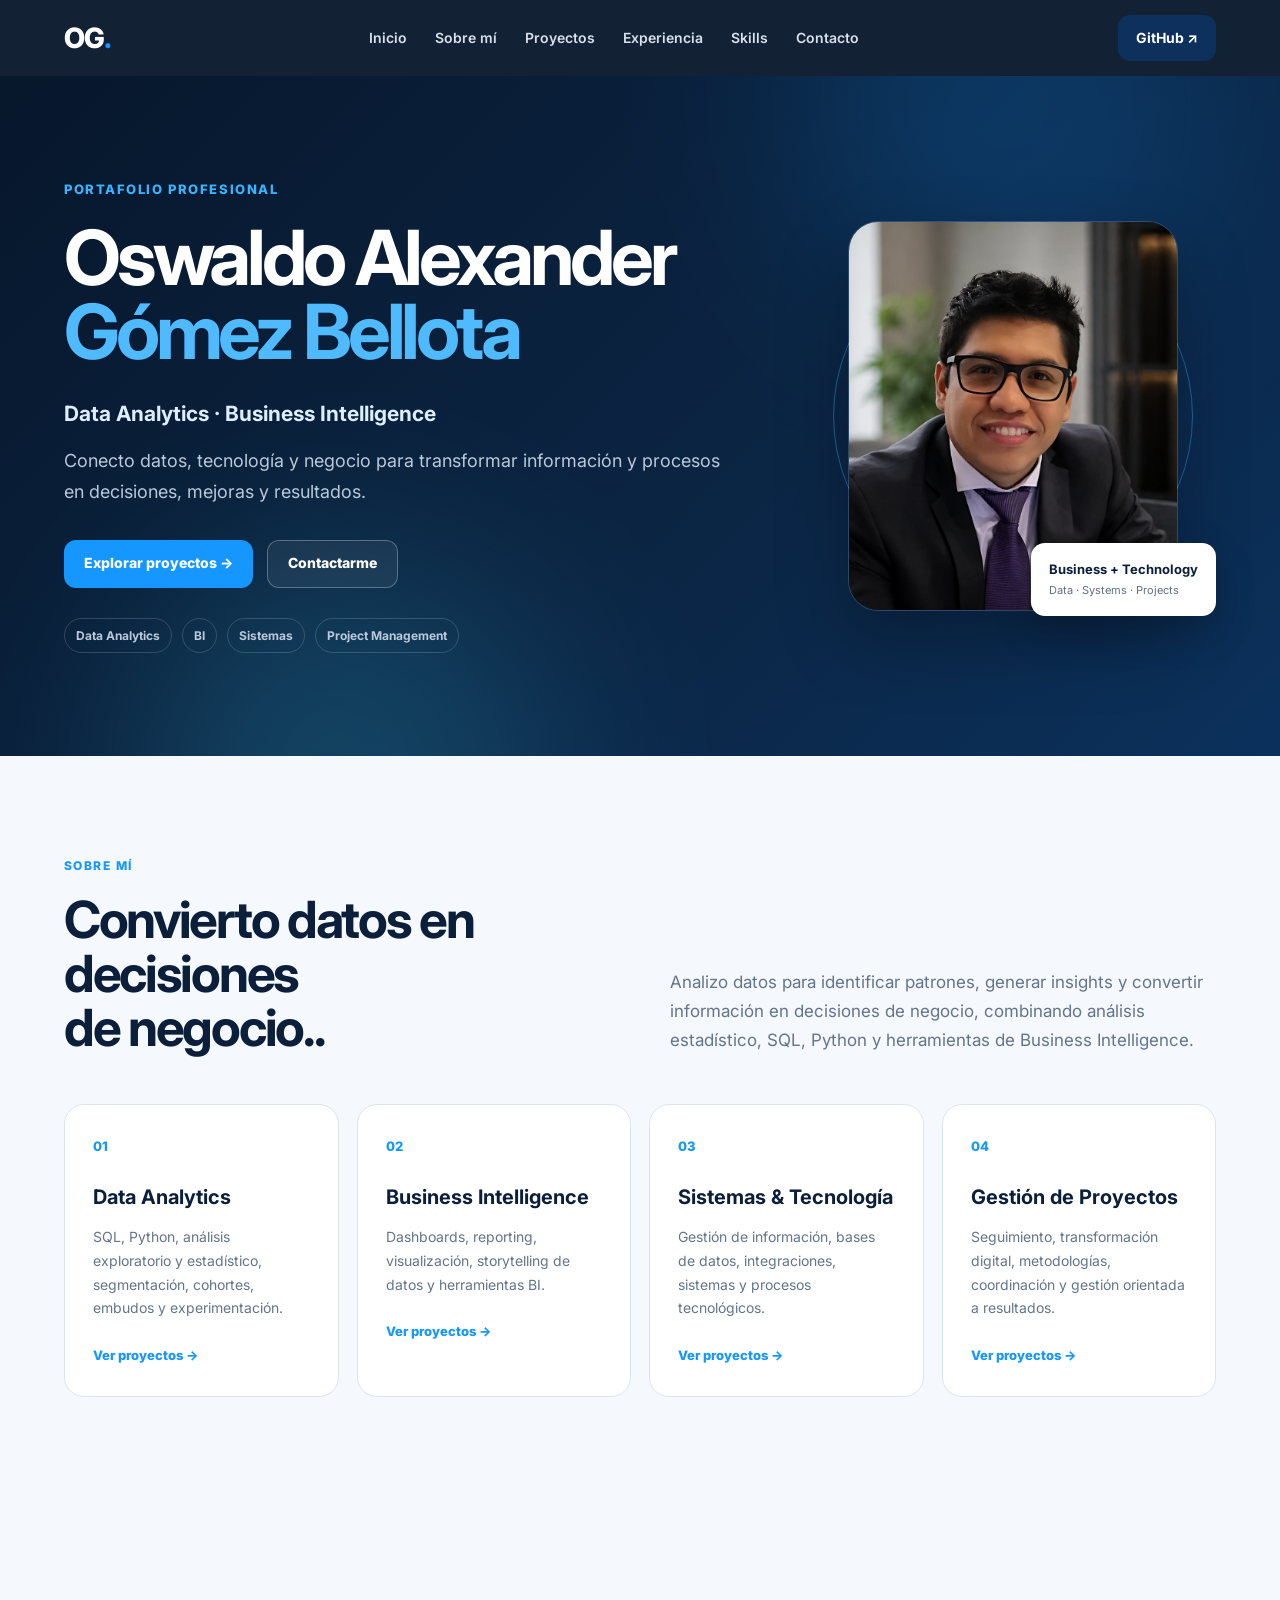
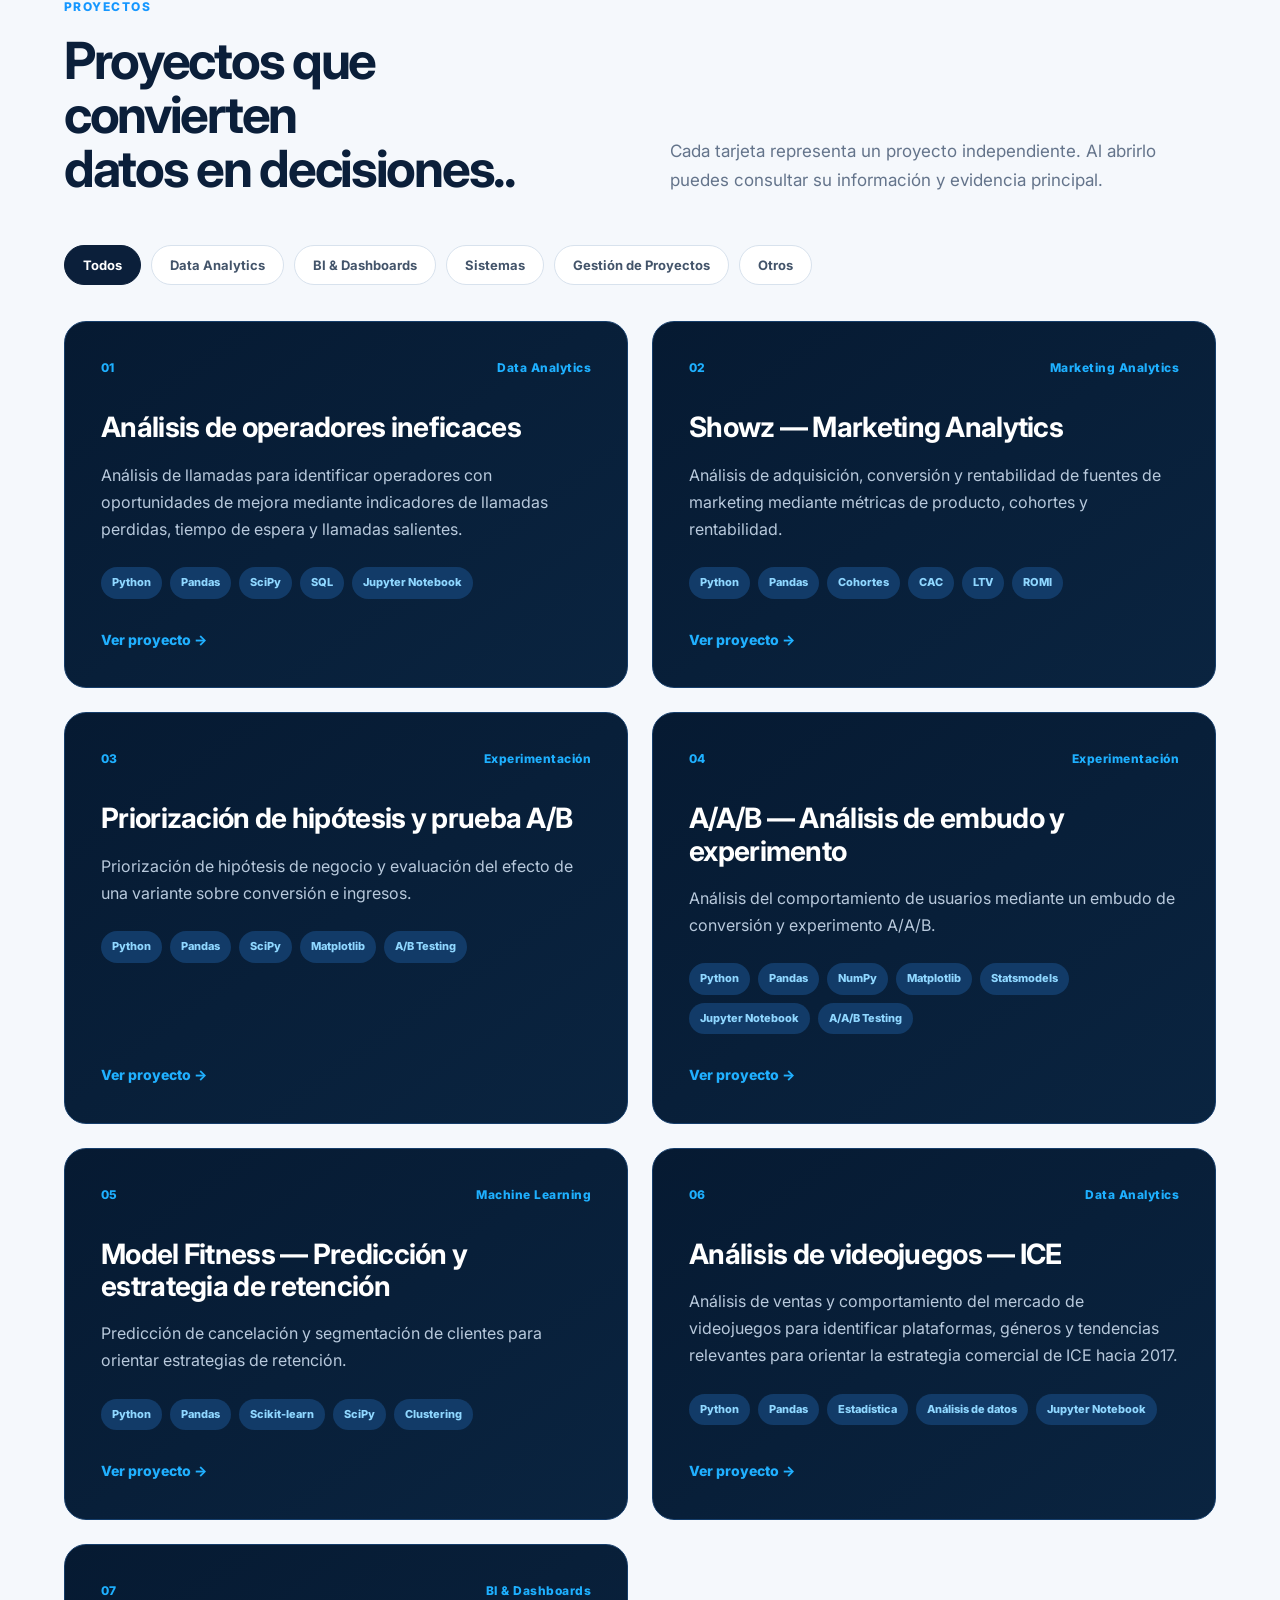
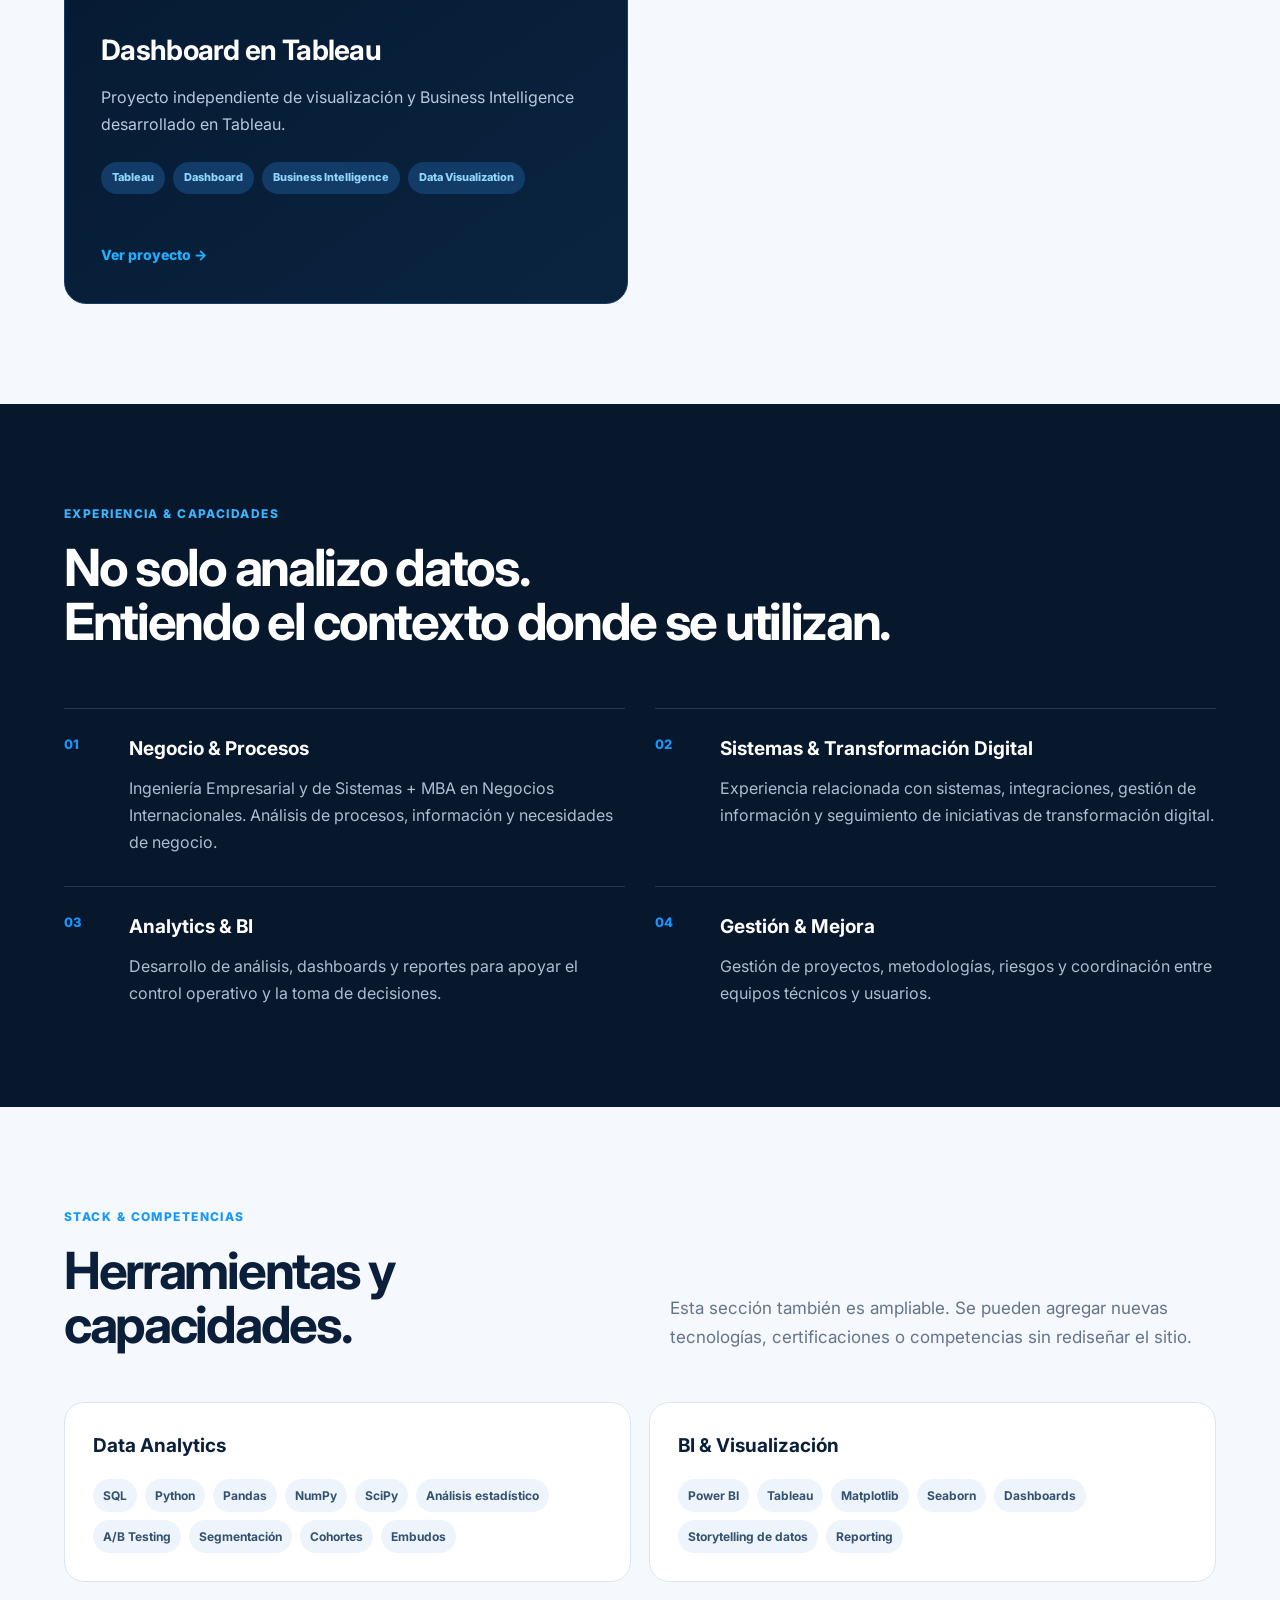
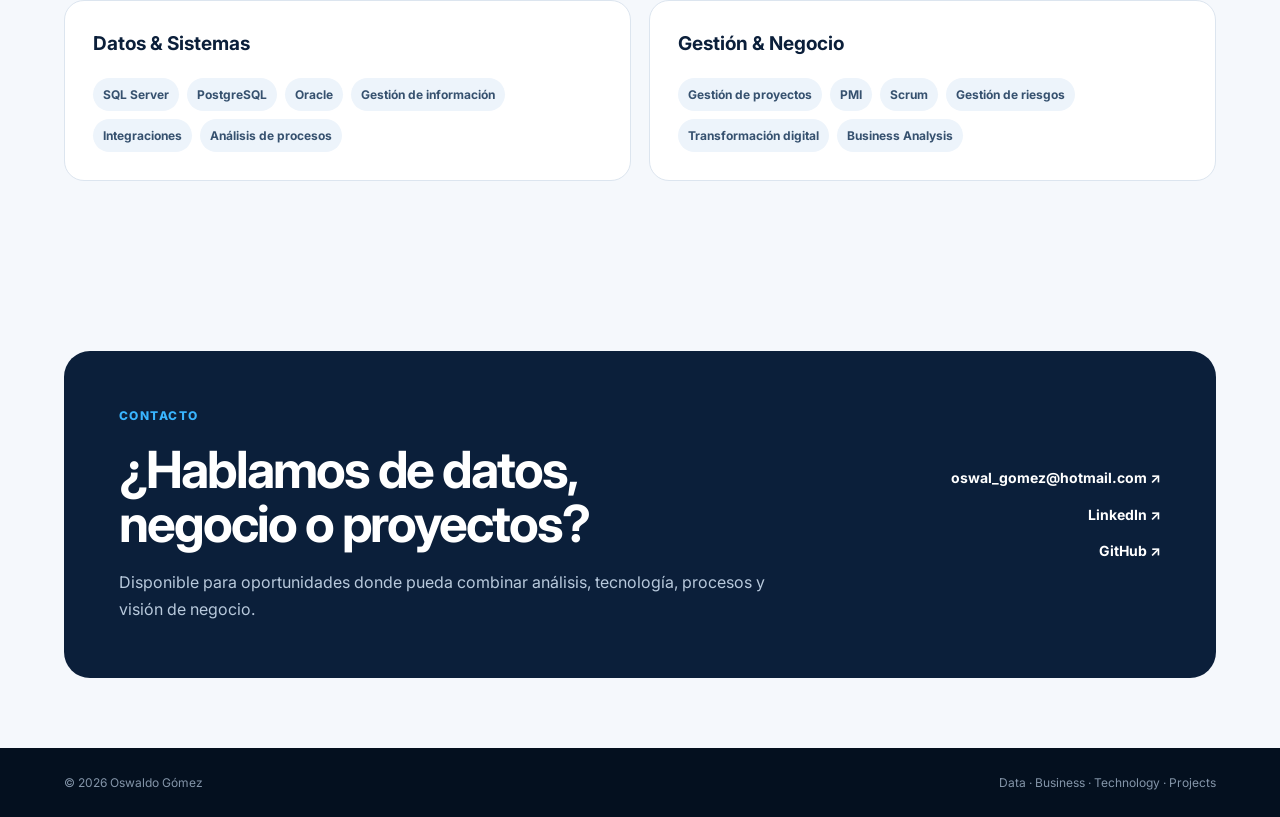
<file: index.html>
<!DOCTYPE html>
<html lang="es">

<head>

  <meta charset="UTF-8">

  <meta
    name="viewport"
    content="width=device-width, initial-scale=1.0"
  >

  <meta
    name="description"
    content="Portafolio profesional de Oswaldo Alexander Gómez Bellota. Data Analytics, Business Intelligence, Sistemas, Gestión de Proyectos y Transformación Digital."
  >

  <title>
    Oswaldo Gómez | Portafolio Profesional
  </title>


  <link
    rel="preconnect"
    href="https://fonts.googleapis.com"
  >

  <link
    rel="preconnect"
    href="https://fonts.gstatic.com"
    crossorigin
  >

  <link
    href="https://fonts.googleapis.com/css2?family=Inter:wght@400;500;600;700;800&display=swap"
    rel="stylesheet"
  >

  <link
    rel="stylesheet"
    href="style.css"
  >

</head>


<body>


<header class="navbar">

  <a
    class="brand"
    href="#inicio"
  >
    OG<span>.</span>
  </a>


  <nav>

    <a href="#inicio">
      Inicio
    </a>

    <a href="#sobre-mi">
      Sobre mí
    </a>

    <a href="#proyectos">
      Proyectos
    </a>

    <a href="#experiencia">
      Experiencia
    </a>

    <a href="#skills">
      Skills
    </a>

    <a href="#contacto">
      Contacto
    </a>

  </nav>


  <a
    class="nav-github"
    id="githubNav"
    href="#"
    target="_blank"
    rel="noopener"
  >
    GitHub ↗
  </a>

</header>


<main>


<!-- ==================================================
     INICIO
=================================================== -->

<section
  id="inicio"
  class="hero"
>

  <div class="hero-glow glow-one"></div>
  <div class="hero-glow glow-two"></div>


  <div class="hero-content">


    <div class="hero-copy">

      <p class="eyebrow">
        PORTAFOLIO PROFESIONAL
      </p>


      <h1>
        Oswaldo Alexander<br>
        <span>Gómez Bellota</span>
      </h1>


      <p class="role">
        Data Analytics · Business Intelligence
      </p>


      <p class="hero-text">
        Conecto datos, tecnología y negocio para transformar
        información y procesos en decisiones, mejoras y resultados.
      </p>


      <div class="hero-actions">

        <a
          class="btn btn-primary"
          href="#proyectos"
        >
          Explorar proyectos →
        </a>


        <a
          class="btn btn-light"
          href="#contacto"
        >
          Contactarme
        </a>

      </div>


      <div class="hero-meta">

        <span>
          Data Analytics
        </span>

        <span>
          BI
        </span>

        <span>
          Sistemas
        </span>

        <span>
          Project Management
        </span>

      </div>

    </div>


    <div class="photo-wrap">

      <div class="photo-ring"></div>


      <img
        src="assets/portada.png"
        alt="Oswaldo Alexander Gómez Bellota"
        class="profile-photo"
      >


      <div class="photo-badge">

        <strong>
          Business + Technology
        </strong>

        <span>
          Data · Systems · Projects
        </span>

      </div>

    </div>

  </div>

</section>



<!-- ==================================================
     SOBRE MÍ
=================================================== -->

<section
  id="sobre-mi"
  class="light-section"
>

  <div class="section-label">
    SOBRE MÍ
  </div>


  <div class="section-heading">

    <h2>
      Convierto datos en decisiones<br>
      de negocio..
    </h2>


    <p>
     Analizo datos para identificar patrones, generar insights y convertir información en 
      decisiones de negocio, combinando análisis estadístico, SQL, Python y herramientas de Business Intelligence.      
    </p>

  </div>


  <div class="domain-grid">


    <article class="domain-card">

      <span>
        01
      </span>

      <h3>
        Data Analytics
      </h3>

      <p>
        SQL, Python, análisis exploratorio y estadístico,
        segmentación, cohortes, embudos y experimentación.
      </p>

      <a
        href="#proyectos"
        data-filter-link="data"
      >
        Ver proyectos →
      </a>

    </article>


    <article class="domain-card">

      <span>
        02
      </span>

      <h3>
        Business Intelligence
      </h3>

      <p>
        Dashboards, reporting, visualización,
        storytelling de datos y herramientas BI.
      </p>

      <a
        href="#proyectos"
        data-filter-link="bi"
      >
        Ver proyectos →
      </a>

    </article>


    <article class="domain-card">

      <span>
        03
      </span>

      <h3>
        Sistemas & Tecnología
      </h3>

      <p>
        Gestión de información, bases de datos,
        integraciones, sistemas y procesos tecnológicos.
      </p>

      <a
        href="#proyectos"
        data-filter-link="systems"
      >
        Ver proyectos →
      </a>

    </article>


    <article class="domain-card">

      <span>
        04
      </span>

      <h3>
        Gestión de Proyectos
      </h3>

      <p>
        Seguimiento, transformación digital,
        metodologías, coordinación y gestión orientada a resultados.
      </p>

      <a
        href="#proyectos"
        data-filter-link="projects"
      >
        Ver proyectos →
      </a>

    </article>

  </div>

</section>



<!-- ==================================================
     PROYECTOS
=================================================== -->

<section
  id="proyectos"
  class="light-section projects"
>

  <div class="section-label">
    PROYECTOS
  </div>


  <div class="section-heading">

    <h2>
      Proyectos que convierten<br>
      datos en decisiones..
    </h2>


    <p>
      Cada tarjeta representa un proyecto independiente.
      Al abrirlo puedes consultar su información y evidencia principal.
    </p>

  </div>


  <div
    class="filters"
    id="filters"
  >

    <button
      class="filter active"
      data-filter="all"
      type="button"
    >
      Todos
    </button>


    <button
      class="filter"
      data-filter="data"
      type="button"
    >
      Data Analytics
    </button>


    <button
      class="filter"
      data-filter="bi"
      type="button"
    >
      BI & Dashboards
    </button>


    <button
      class="filter"
      data-filter="systems"
      type="button"
    >
      Sistemas
    </button>


    <button
      class="filter"
      data-filter="projects"
      type="button"
    >
      Gestión de Proyectos
    </button>


    <button
      class="filter"
      data-filter="other"
      type="button"
    >
      Otros
    </button>

  </div>


  <div
    class="project-grid"
    id="projectGrid"
  ></div>

</section>



<!-- ==================================================
     DETALLE DE PROYECTO
=================================================== -->

<section
  id="project-detail"
  class="light-section project-detail"
  hidden
>

  <div class="project-detail-inner">


    <button
      id="backToProjects"
      class="project-back"
      type="button"
    >
      ← Volver a proyectos
    </button>


    <div class="section-label">
      PROYECTO
    </div>


    <div class="project-detail-layout">


      <!-- ==========================================
           IZQUIERDA
      =========================================== -->

      <div class="project-detail-info">


        <div class="project-detail-heading">

          <span
            id="projectDetailCategory"
            class="project-detail-category"
          ></span>


          <h2
            id="projectDetailTitle"
          ></h2>


          <p
            id="projectDetailDescription"
          ></p>

        </div>


        <div class="project-detail-block">

          <h3>
            Objetivo
          </h3>

          <p
            id="projectDetailObjective"
          ></p>

        </div>


        <div class="project-detail-block">

          <h3>
            Resultados
          </h3>

          <div
            id="projectDetailResults"
          ></div>

        </div>


        <div class="project-detail-block">

          <h3>
            Herramientas
          </h3>

          <div
            id="projectDetailTags"
            class="tags"
          ></div>

        </div>

      </div>



      <!-- ==========================================
           DERECHA
      =========================================== -->

      <div class="project-detail-evidence">


        <div class="evidence-header">

          <div>

            <span class="evidence-label">
              EVIDENCIA PRINCIPAL
            </span>


            <h3
              id="projectDetailEvidenceTitle"
            >
              Jupyter Notebook
            </h3>

          </div>


          <span
            id="projectDetailEvidenceType"
            class="evidence-type"
          >
            .ipynb
          </span>

        </div>


        <div
          id="projectDetailPreview"
          class="project-preview"
        ></div>


        <div
          id="projectDetailLinks"
          class="project-detail-links"
        ></div>

      </div>

    </div>

  </div>

</section>



<!-- ==================================================
     EXPERIENCIA
=================================================== -->

<section
  id="experiencia"
  class="dark-section"
>

  <div class="section-label blue-label">
    EXPERIENCIA & CAPACIDADES
  </div>


  <h2>
    No solo analizo datos.<br>
    Entiendo el contexto donde se utilizan.
  </h2>


  <div class="timeline">


    <div class="timeline-item">

      <span>
        01
      </span>

      <div>

        <h3>
          Negocio & Procesos
        </h3>

        <p>
          Ingeniería Empresarial y de Sistemas + MBA en Negocios Internacionales.
          Análisis de procesos, información y necesidades de negocio.
        </p>

      </div>

    </div>


    <div class="timeline-item">

      <span>
        02
      </span>

      <div>

        <h3>
          Sistemas & Transformación Digital
        </h3>

        <p>
          Experiencia relacionada con sistemas, integraciones,
          gestión de información y seguimiento de iniciativas
          de transformación digital.
        </p>

      </div>

    </div>


    <div class="timeline-item">

      <span>
        03
      </span>

      <div>

        <h3>
          Analytics & BI
        </h3>

        <p>
          Desarrollo de análisis, dashboards y reportes para apoyar
          el control operativo y la toma de decisiones.
        </p>

      </div>

    </div>


    <div class="timeline-item">

      <span>
        04
      </span>

      <div>

        <h3>
          Gestión & Mejora
        </h3>

        <p>
          Gestión de proyectos, metodologías, riesgos y coordinación
          entre equipos técnicos y usuarios.
        </p>

      </div>

    </div>

  </div>

</section>



<!-- ==================================================
     SKILLS
=================================================== -->

<section
  id="skills"
  class="light-section"
>

  <div class="section-label">
    STACK & COMPETENCIAS
  </div>


  <div class="section-heading">

    <h2>
      Herramientas y<br>
      capacidades.
    </h2>


    <p>
      Esta sección también es ampliable.
      Se pueden agregar nuevas tecnologías, certificaciones o competencias
      sin rediseñar el sitio.
    </p>

  </div>


  <div
    class="skill-groups"
    id="skillGroups"
  ></div>

</section>



<!-- ==================================================
     CONTACTO
=================================================== -->

<section
  id="contacto"
  class="contact light-section"
>

  <div class="contact-box">


    <div>

      <div class="section-label">
        CONTACTO
      </div>


      <h2>
        ¿Hablamos de datos,<br>
        negocio o proyectos?
      </h2>


      <p>
        Disponible para oportunidades donde pueda combinar análisis,
        tecnología, procesos y visión de negocio.
      </p>

    </div>


    <div
      class="contact-links"
      id="contactLinks"
    ></div>

  </div>

</section>

</main>



<footer>

  <span>
    © 2026 Oswaldo Gómez
  </span>

  <span>
    Data · Business · Technology · Projects
  </span>

</footer>



<script src="data.js"></script>
<script src="script.js"></script>

</body>

</html>
</file>
<file: style.css>
/* ==================================================
   BASE
=================================================== */

* {
  box-sizing: border-box;
}


html {
  scroll-behavior: smooth;
}


body {
  margin: 0;

  font-family: "Inter", sans-serif;

  background: #f5f8fc;

  color: #0b1f3a;

  line-height: 1.6;
}


a {
  color: inherit;
}


button,
input,
textarea,
select {
  font-family: inherit;
}


[hidden] {
  display: none !important;
}



/* ==================================================
   NAVBAR
=================================================== */

.navbar {
  position: sticky;

  top: 0;

  z-index: 100;

  display: flex;

  align-items: center;

  justify-content: space-between;

  gap: 30px;

  min-height: 76px;

  padding: 0 5%;

  background: rgba(10, 24, 44, 0.96);

  backdrop-filter: blur(12px);

  color: white;
}


.brand {
  font-size: 28px;

  font-weight: 800;

  text-decoration: none;

  letter-spacing: -0.04em;
}


.brand span {
  color: #1597ff;
}


.navbar nav {
  display: flex;

  align-items: center;

  gap: 28px;
}


.navbar nav a {
  color: #d7e0ec;

  text-decoration: none;

  font-size: 14px;

  font-weight: 600;

  transition: color 0.2s ease;
}


.navbar nav a:hover {
  color: #ffffff;
}


.nav-github {
  padding: 12px 18px;

  border-radius: 12px;

  background: #0d315c;

  color: white;

  text-decoration: none;

  font-size: 14px;

  font-weight: 700;
}


.nav-github:hover {
  background: #1597ff;
}



/* ==================================================
   HERO
=================================================== */

.hero {
  position: relative;

  overflow: hidden;

  min-height: 680px;

  display: flex;

  align-items: center;

  padding: 90px 5%;

  background:
    linear-gradient(
      135deg,
      #07172c 0%,
      #0b2442 55%,
      #0b315c 100%
    );

  color: white;
}


.hero-glow {
  position: absolute;

  width: 420px;

  height: 420px;

  border-radius: 50%;

  filter: blur(100px);

  opacity: 0.18;

  pointer-events: none;
}


.glow-one {
  top: -180px;

  right: 5%;

  background: #1597ff;
}


.glow-two {
  bottom: -220px;

  left: 10%;

  background: #3dd6ff;
}


.hero-content {
  position: relative;

  z-index: 1;

  width: min(1200px, 100%);

  margin: 0 auto;

  display: grid;

  grid-template-columns: 1.25fr 0.75fr;

  align-items: center;

  gap: 70px;
}


.eyebrow {
  margin: 0 0 20px;

  color: #39b5ff;

  font-size: 13px;

  font-weight: 800;

  letter-spacing: 0.12em;
}


.hero h1 {
  margin: 0;

  font-size: clamp(42px, 6vw, 76px);

  line-height: 0.98;

  letter-spacing: -0.055em;
}


.hero h1 span {
  color: #50baff;
}


.role {
  margin: 28px 0 16px;

  font-size: 21px;

  font-weight: 700;

  color: #dceeff;
}


.hero-text {
  max-width: 680px;

  margin: 0;

  color: #b9c9db;

  font-size: 18px;

  line-height: 1.7;
}


.hero-actions {
  display: flex;

  flex-wrap: wrap;

  gap: 14px;

  margin-top: 32px;
}


.btn {
  display: inline-flex;

  align-items: center;

  justify-content: center;

  min-height: 48px;

  padding: 0 20px;

  border-radius: 12px;

  text-decoration: none;

  font-size: 14px;

  font-weight: 800;
}


.btn-primary {
  background: #1597ff;

  color: white;
}


.btn-primary:hover {
  background: #087ed9;
}


.btn-light {
  border: 1px solid rgba(255,255,255,0.28);

  color: white;

  background: rgba(255,255,255,0.06);
}


.btn-light:hover {
  background: rgba(255,255,255,0.12);
}


.hero-meta {
  display: flex;

  flex-wrap: wrap;

  gap: 10px;

  margin-top: 30px;
}


.hero-meta span {
  padding: 7px 11px;

  border: 1px solid rgba(255,255,255,0.16);

  border-radius: 999px;

  color: #b9c9db;

  font-size: 12px;

  font-weight: 700;
}



/* ==================================================
   FOTO
=================================================== */

.photo-wrap {
  position: relative;

  display: flex;

  justify-content: center;

  align-items: center;

  min-height: 440px;
}


.photo-ring {
  position: absolute;

  width: 360px;

  height: 360px;

  border-radius: 50%;

  border: 1px solid rgba(80,186,255,0.4);
}


.profile-photo {
  position: relative;

  z-index: 2;

  width: min(330px, 80vw);

  height: 390px;

  object-fit: cover;

  border-radius: 30px;

  border: 1px solid rgba(255,255,255,0.15);

  box-shadow: 0 30px 70px rgba(0,0,0,0.28);
}


.photo-badge {
  position: absolute;

  z-index: 3;

  right: 0;

  bottom: 20px;

  display: flex;

  flex-direction: column;

  gap: 3px;

  padding: 16px 18px;

  border-radius: 14px;

  background: #ffffff;

  color: #0b1f3a;

  box-shadow: 0 15px 40px rgba(0,0,0,0.2);
}


.photo-badge strong {
  font-size: 13px;
}


.photo-badge span {
  font-size: 11px;

  color: #607086;
}



/* ==================================================
   SECCIONES
=================================================== */

.light-section {
  padding: 100px 5%;
}


.light-section > * {
  max-width: 1200px;

  margin-left: auto;

  margin-right: auto;
}


.section-label {
  margin-bottom: 18px;

  color: #1597ff;

  font-size: 12px;

  font-weight: 800;

  letter-spacing: 0.12em;
}


.section-heading {
  display: grid;

  grid-template-columns: 1fr 1fr;

  gap: 60px;

  margin-bottom: 50px;
}


.section-heading h2 {
  margin: 0;

  font-size: clamp(34px, 4vw, 52px);

  line-height: 1.05;

  letter-spacing: -0.045em;
}


.section-heading p {
  margin: 0;

  align-self: end;

  color: #64748b;

  font-size: 17px;

  line-height: 1.7;
}



/* ==================================================
   SOBRE MÍ
=================================================== */

.domain-grid {
  display: grid;

  grid-template-columns:
    repeat(4, 1fr);

  gap: 18px;
}


.domain-card {
  padding: 28px;

  border: 1px solid #dce5ef;

  border-radius: 20px;

  background: white;
}


.domain-card > span {
  color: #1597ff;

  font-size: 13px;

  font-weight: 800;
}


.domain-card h3 {
  margin: 22px 0 12px;

  font-size: 20px;
}


.domain-card p {
  margin: 0 0 22px;

  color: #64748b;

  font-size: 14px;

  line-height: 1.7;
}


.domain-card a {
  color: #1597ff;

  text-decoration: none;

  font-size: 13px;

  font-weight: 800;
}



/* ==================================================
   PROYECTOS
=================================================== */

.projects {
  background: #f5f8fc;
}


.filters {
  display: flex;

  flex-wrap: wrap;

  gap: 10px;

  margin-bottom: 36px;
}


.filter {
  padding: 11px 18px;

  border: 1px solid #d8e2ed;

  border-radius: 999px;

  background: white;

  color: #43546a;

  cursor: pointer;

  font-size: 13px;

  font-weight: 700;
}


.filter.active,
.filter:hover {
  background: #0b1f3a;

  color: white;

  border-color: #0b1f3a;
}


.project-grid {
  display: grid;

  width: 100%;

  grid-template-columns:
    repeat(2, minmax(0, 1fr));

  gap: 24px;
}


.project-card {
  min-height: 360px;

  display: flex;

  flex-direction: column;

  padding: 36px;

  border: 1px solid #153d6a;

  border-radius: 22px;

  background:
    linear-gradient(
      145deg,
      #061a32,
      #0a2440
    );

  color: white;
}


.project-card:hover {
  transform: translateY(-3px);

  transition: transform 0.2s ease;
}


.project-top {
  display: flex;

  justify-content: space-between;

  gap: 20px;

  margin-bottom: 34px;

  color: #1eb0ff;

  font-size: 12px;

  font-weight: 800;

  letter-spacing: 0.04em;
}


.project-card h3 {
  margin: 0 0 18px;

  font-size: 28px;

  line-height: 1.15;

  letter-spacing: -0.025em;
}


.project-card p {
  margin: 0;

  color: #b8c9dc;

  font-size: 16px;

  line-height: 1.7;
}


.tags {
  display: flex;

  flex-wrap: wrap;

  gap: 8px;
}


.project-card .tags {
  margin-top: 24px;
}


.tags span {
  display: inline-flex;

  padding: 7px 11px;

  border-radius: 999px;

  background: #123b68;

  color: #8fd7ff;

  font-size: 11px;

  font-weight: 800;
}


.project-link {
  display: inline-block;

  margin-top: auto;

  padding-top: 30px;

  color: #20b0ff;

  text-decoration: none;

  font-size: 14px;

  font-weight: 800;
}


.project-link:hover {
  color: white;
}



/* ==================================================
   DETALLE
=================================================== */

.project-detail {
  padding-top: 80px;

  padding-bottom: 110px;

  background: #f5f8fc;
}


.project-detail-inner {
  width: min(1200px, 100%);

  margin: 0 auto;
}


.project-back {
  margin: 0 0 38px;

  padding: 0;

  border: none;

  background: transparent;

  color: #1597ff;

  cursor: pointer;

  font-size: 14px;

  font-weight: 800;
}


.project-back:hover {
  color: #087ed9;
}


.project-detail-layout {
  display: grid;

  grid-template-columns:
    0.55fr
    1fr;

  gap: 45px;

  margin-top: 35px;

  align-items: start;
}


.project-detail-info {
  min-width: 0;
}


.project-detail-heading {
  margin-bottom: 45px;
}


.project-detail-category {
  display: inline-block;

  margin-bottom: 15px;

  color: #1597ff;

  font-size: 12px;

  font-weight: 800;

  letter-spacing: 0.1em;

  text-transform: uppercase;
}


.project-detail-heading h2 {
  margin: 0 0 20px;

  font-size: clamp(34px, 4vw, 54px);

  line-height: 1.04;

  letter-spacing: -0.045em;
}


.project-detail-heading p {
  margin: 0;

  color: #64748b;

  font-size: 17px;

  line-height: 1.7;
}


.project-detail-block {
  margin-top: 34px;
}


.project-detail-block h3 {
  margin: 0 0 14px;

  font-size: 18px;
}


.project-detail-block p {
  margin: 0;

  color: #64748b;

  line-height: 1.75;
}


.project-detail-block ul {
  margin: 0;

  padding-left: 20px;

  color: #64748b;

  line-height: 1.75;
}


.project-detail-block li {
  margin-bottom: 8px;
}


.project-detail-info .tags {
  margin-top: 0;
}


.project-detail-info .tags span {
  background: #e7f3ff;

  color: #087ed9;
}



/* ==================================================
   EVIDENCIA
=================================================== */

.project-detail-evidence {
  min-width: 0;

  overflow: hidden;

  border: 1px solid #d8e2ed;

  border-radius: 22px;

  background: white;
}


.evidence-header {
  display: flex;

  justify-content: space-between;

  align-items: center;

  gap: 20px;

  padding: 23px 25px;

  border-bottom: 1px solid #d8e2ed;

  background: #f8fafc;
}


.evidence-label {
  display: block;

  margin-bottom: 5px;

  color: #1597ff;

  font-size: 10px;

  font-weight: 800;

  letter-spacing: 0.12em;
}


.evidence-header h3 {
  margin: 0;

  font-size: 20px;
}


.evidence-type {
  flex-shrink: 0;

  padding: 7px 10px;

  border-radius: 8px;

  background: #e8f3ff;

  color: #087ed9;

  font-size: 11px;

  font-weight: 800;
}


.project-preview {
  min-height: 500px;

  background: #f1f5f9;
}


.project-preview iframe {
  display: block;

  width: 100%;

  height: 560px;

  border: 0;
}


.project-preview-placeholder {
  min-height: 500px;

  display: flex;

  flex-direction: column;

  align-items: center;

  justify-content: center;

  padding: 40px;

  text-align: center;
}


.preview-icon {
  display: flex;

  align-items: center;

  justify-content: center;

  width: 90px;

  height: 90px;

  margin-bottom: 22px;

  border-radius: 20px;

  background: #0b1f3a;

  color: white;

  font-size: 14px;

  font-weight: 800;
}


.project-preview-placeholder h4 {
  margin: 0 0 10px;

  font-size: 20px;
}


.project-preview-placeholder p {
  max-width: 340px;

  margin: 0;

  color: #64748b;

  line-height: 1.6;
}


.project-detail-links {
  display: flex;

  flex-wrap: wrap;

  gap: 10px;

  padding: 20px 25px;
}


.project-detail-link {
  display: inline-flex;

  align-items: center;

  justify-content: center;

  min-height: 42px;

  padding: 0 15px;

  border-radius: 10px;

  background: #0b1f3a;

  color: white;

  text-decoration: none;

  font-size: 13px;

  font-weight: 800;
}


.project-detail-link:hover {
  background: #1597ff;
}



/* ==================================================
   EXPERIENCIA
=================================================== */

.dark-section {
  padding: 100px 5%;

  background: #07172c;

  color: white;
}


.dark-section > * {
  max-width: 1200px;

  margin-left: auto;

  margin-right: auto;
}


.blue-label {
  color: #39b5ff;
}


.dark-section > h2 {
  margin-top: 0;

  font-size: clamp(34px, 4vw, 54px);

  line-height: 1.05;

  letter-spacing: -0.045em;
}


.timeline {
  margin-top: 60px;

  display: grid;

  grid-template-columns:
    repeat(2, 1fr);

  gap: 30px;
}


.timeline-item {
  display: grid;

  grid-template-columns: 45px 1fr;

  gap: 20px;

  padding-top: 25px;

  border-top: 1px solid rgba(255,255,255,0.14);
}


.timeline-item > span {
  color: #1597ff;

  font-size: 13px;

  font-weight: 800;
}


.timeline-item h3 {
  margin: 0 0 10px;

  font-size: 19px;
}


.timeline-item p {
  margin: 0;

  color: #aebed0;

  line-height: 1.7;
}



/* ==================================================
   SKILLS
=================================================== */

.skill-groups {
  display: grid;

  grid-template-columns:
    repeat(2, 1fr);

  gap: 18px;
}


.skill-group {
  padding: 28px;

  border: 1px solid #dce5ef;

  border-radius: 20px;

  background: white;
}


.skill-group h3 {
  margin: 0 0 18px;

  font-size: 19px;
}


.skill-group > div {
  display: flex;

  flex-wrap: wrap;

  gap: 8px;
}


.skill-group span {
  padding: 7px 10px;

  border-radius: 999px;

  background: #edf4fb;

  color: #36516f;

  font-size: 12px;

  font-weight: 700;
}



/* ==================================================
   CONTACTO
=================================================== */

.contact {
  padding-top: 70px;

  padding-bottom: 70px;
}


.contact-box {
  display: grid;

  grid-template-columns: 1fr auto;

  gap: 50px;

  padding: 55px;

  border-radius: 26px;

  background: #0b1f3a;

  color: white;
}


.contact-box .section-label {
  color: #39b5ff;
}


.contact-box h2 {
  margin: 0 0 18px;

  font-size: clamp(34px, 4vw, 52px);

  line-height: 1.05;

  letter-spacing: -0.04em;
}


.contact-box p {
  max-width: 650px;

  margin: 0;

  color: #b8c9dc;

  line-height: 1.7;
}


.contact-links {
  display: flex;

  flex-direction: column;

  align-items: flex-end;

  justify-content: center;

  gap: 14px;
}


.contact-links a {
  color: white;

  text-decoration: none;

  font-size: 14px;

  font-weight: 700;
}


.contact-links a:hover {
  color: #39b5ff;
}



/* ==================================================
   FOOTER
=================================================== */

footer {
  display: flex;

  justify-content: space-between;

  gap: 20px;

  padding: 25px 5%;

  background: #04101f;

  color: #8495a9;

  font-size: 12px;
}



/* ==================================================
   RESPONSIVE
=================================================== */

@media (max-width: 1000px) {

  .navbar nav {
    gap: 15px;
  }


  .hero-content {
    grid-template-columns: 1fr;

    text-align: center;
  }


  .hero-copy {
    display: flex;

    flex-direction: column;

    align-items: center;
  }


  .photo-wrap {
    min-height: 380px;
  }


  .domain-grid {
    grid-template-columns:
      repeat(2, 1fr);
  }


  .section-heading {
    grid-template-columns: 1fr;
  }


  .project-detail-layout {
    grid-template-columns: 1fr;
  }


  .timeline {
    grid-template-columns: 1fr;
  }

}


@media (max-width: 760px) {

  .navbar {
    min-height: auto;

    padding: 18px 5%;

    flex-wrap: wrap;
  }


  .navbar nav {
    order: 3;

    width: 100%;

    overflow-x: auto;

    justify-content: flex-start;

    padding-bottom: 2px;
  }


  .nav-github {
    display: none;
  }


  .hero {
    padding-top: 70px;

    padding-bottom: 70px;
  }


  .hero h1 {
    font-size: 45px;
  }


  .hero-text {
    font-size: 16px;
  }


  .photo-ring {
    width: 290px;

    height: 290px;
  }


  .profile-photo {
    width: 270px;

    height: 330px;
  }


  .photo-badge {
    right: 5%;

    bottom: 0;
  }


  .light-section,
  .dark-section {
    padding-top: 70px;

    padding-bottom: 70px;
  }


  .domain-grid,
  .project-grid,
  .skill-groups {
    grid-template-columns: 1fr;
  }


  .project-card {
    min-height: 330px;
  }


  .contact-box {
    grid-template-columns: 1fr;

    padding: 35px;
  }


  .contact-links {
    align-items: flex-start;
  }


  footer {
    flex-direction: column;
  }

}


@media (max-width: 500px) {

  .hero-actions {
    width: 100%;

    flex-direction: column;
  }


  .btn {
    width: 100%;
  }


  .project-card {
    padding: 28px;
  }


  .project-card h3 {
    font-size: 24px;
  }


  .evidence-header {
    align-items: flex-start;

    flex-direction: column;
  }


  .project-preview iframe {
    height: 450px;
  }


  .project-detail-links {
    padding: 18px;

    flex-direction: column;
  }


  .project-detail-link {
    width: 100%;
  }

}
</file>
